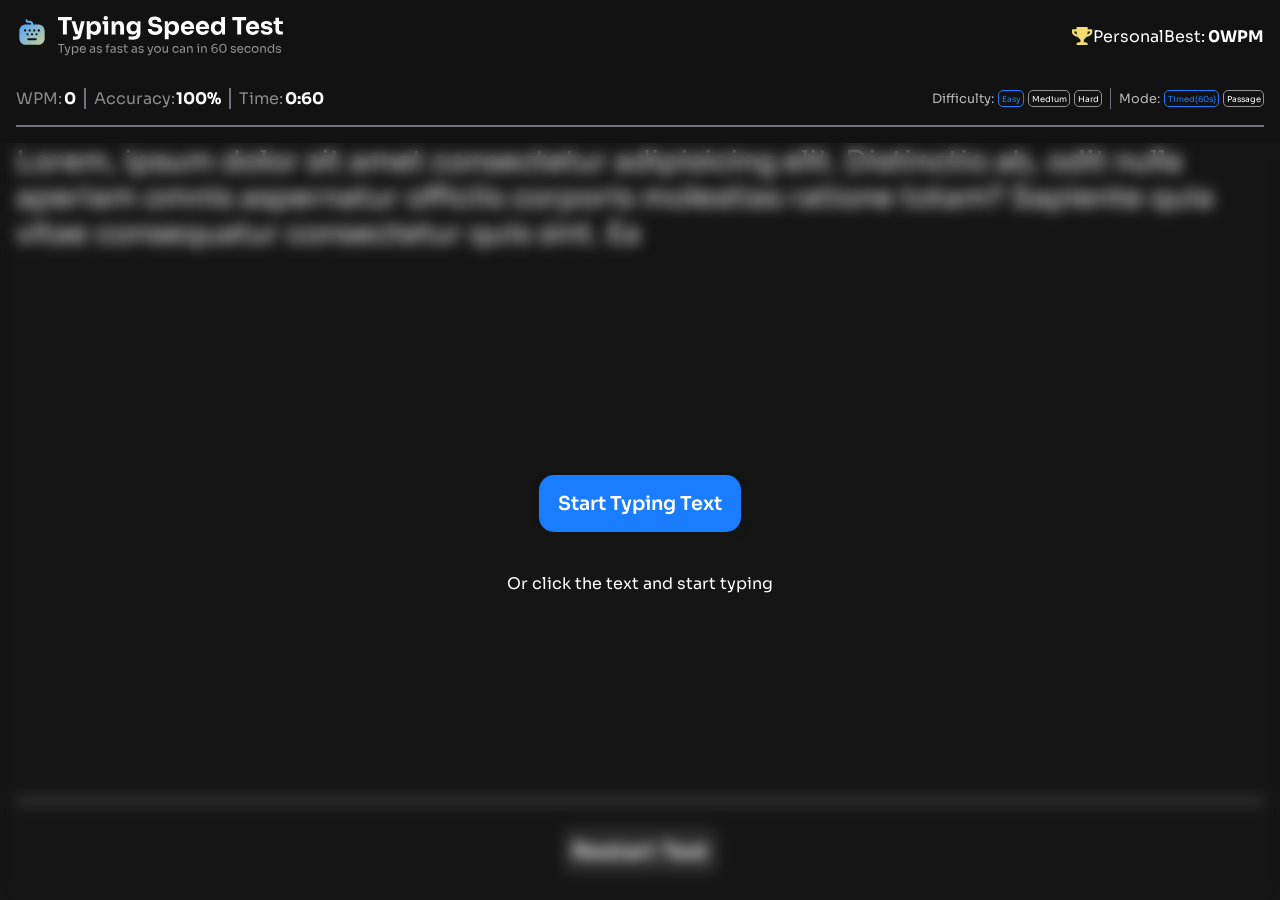
<file: index.html>
<!doctype html>
<html>
  <head>
    <meta charset="UTF-8" />
    <meta name="author" content="Umar dabo">
    <meta name="viewport" content="width=device-width, initial-scale=1.0" />
    <link rel="stylesheet" href="css/global.css" />
    <link rel="stylesheet" href="css/header.css" />
    <link rel="stylesheet" href="css/home.css" />
    <link rel="stylesheet" href="css/utilities.css">
    <script type="module" src="javascript/components.js"></script>
    <script type="module" src="javascript/home.js"></script>
    <title>Typing Speed Tdest</title>
  </head>

  <body>
    <main>
      <aside>
        <section class="details">
          <p>
            <span class="label">WPM:</span><span class="value" id="wpm">0</span>
          </p>
          <p>
            <span class="label">Accuracy:</span
            ><span class="value" id="accuracy">100%</span>
          </p>
          <p>
            <span class="label">Time:</span
            ><span class="value" id="time">0:60</span>
          </p>
        </section>
        <section class="controls-desktop">
          <div>
            <p>Difficulty:</p>
            <button class="selected difficulty-button">Easy</button>
            <button class="difficulty-button">Medium</button>
            <button class="difficulty-button">Hard</button>
          </div>
          <div>
            <p>Mode:</p>
            <button class="selected mode-button">Timed(60s)</button>
            <button class="mode-button">Passage</button>
          </div>
        </section>
        <section class="controls-mobile">
          <select id="difficulty-select">
            <option value="easy" selected>Easy</option>
            <option value="medium">Medium</option>
            <option value="hard">Hard</option>
          </select>
          <select id="mode-select">
            <option value="timed" selected>Timed(60s)</option>
            <option value="passage">Passage</option>
          </select>
        </section>
      </aside>
      <section id="text-area" class="text-area">
        <div>
          <button>Start Typing Text</button>
          <p>Or click the text and start typing</p>
        </div>
        <article>
          Lorem, ipsum dolor sit amet consectetur adipisicing elit. Distinctio
          ab, odit nulla aperiam omnis aspernatur officiis corporis molestias
          ratione totam? Sapiente quia vitae consequatur consectetur quis sint.
          Ea
        </article>
        <button>Restart Test</button>
      </section>
    </main>
  </body>
</html>
</file>
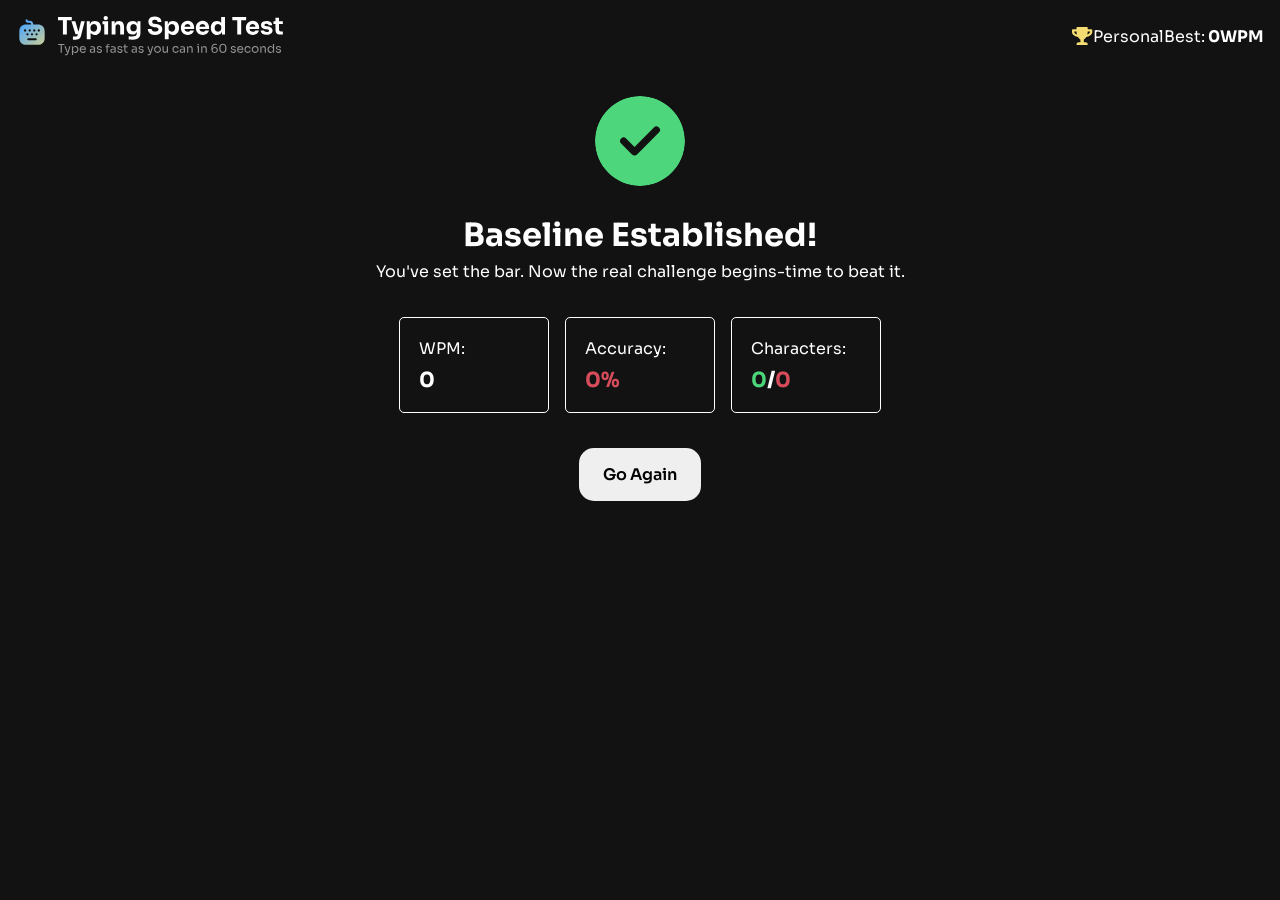
<file: results.html>
<!doctype html>
<html>
  <head>
    <meta charset="UTF-8" />
    <meta name="viewport" content="width=device-width, inital-scale=1.0" />
    <link rel="stylesheet" href="css/global.css">
    <link rel="stylesheet" href="css/header.css">
    <link rel="stylesheet" href="css/results.css">
    <link rel="stylesheet" href="css/utilities.css">
    <script defer src="javascript/components.js"></script>
    <script defer src="javascript/results.js"></script>
  </head>
  <body>
    <main>
        <figure>
            <img src="">
            
        </figure>
        <h1></h1>
        <p></p>
        <section>
            <div>
                <p class="label">WPM:</p>
                <p class="value" id="wpm"></p>
            </div>
            <div>
                <p class="label">Accuracy:</p>
                <p class="value" id="accuracy"></p>
            </div>
            <div>
                <p class="label">Characters:</p>
                <p class="value" id="characters"><span class="right green" ></span>/<span class="wrong red"></span></p>
            </div>
        </section>
        <button>Go Again </button>
    </main>
  </body>
</html>
</file>
<file: css/global.css>
@font-face {
  font-family: "Sora";
  src: url(../assets/fonts/Sora-Regular.ttf) format(truetype);
  font-weight: 400;
}

@font-face {
  font-family: "Sora";
  src: url(../assets/fonts/Sora-SemiBold.ttf) format(truetype);
  font-weight: 600;
}

@font-face {
  font-family: "Sora";
  src: url(../assets/fonts/Sora-Bold.ttf) format(truetype);
  font-weight: 700;
}

:root {
  --Neutral-900: hsl(0, 0%, 7%);
  --Neutral-800: hsl(0, 0%, 15%);
  --Neutral-500: hsl(240, 3%, 46%);
  --Neutral-400: hsl(240, 1%, 59%);
  --Neutral-0: hsl(0, 0%, 100%);
  --Blue-600: hsl(214, 100%, 55%);
  --Blue-400: hsl(214, 100%, 65%);
  --Red-500: hsl(354, 63%, 57%);
  --Green-500: hsl(140, 63%, 57%);
  --Yellow: hsl(49, 85%, 70%);
}

* {
  padding: 0;
  margin: 0;
  box-sizing: border-box;
}

img {
  display: block;
}

button {
  font: inherit;
}

body {
  font-family: "Sora";
  background-color: var(--Neutral-900);
  color: var(--Neutral-0);
  min-height: 100vh;
}
</file>
<file: css/header.css>
header {
  display: flex;
  justify-content: space-between;
  padding: 1rem;
}

header .logo .desktop {
  display: none;
}

header .best {
  display: flex;
  align-items: center;
}
header .best figcaption {
  white-space: nowrap;
}
header .best figcaption span {
  display: none;
}

@media (min-width: 600px) {
  header .logo .desktop {
    display: block;
  }
  header .logo .mobile {
    display: none;
  }

  header .best figcaption span {
    display: inline;
  }
}
</file>
<file: css/home.css>
body {
  display: flex;
  flex-direction: column;
}

main {
  flex-grow: 1;
  display: flex;
  flex-direction: column;
}

aside {
  display: flex;
  flex-direction: column;
  margin: 16px;
  border-bottom: 2px solid var(--Neutral-500);
  gap: 16px;
  padding-bottom: 16px;
  justify-content: space-between;
}

aside .details {
  display: flex;
}

aside .details p {
  flex-grow: 1;
  display: flex;
  flex-direction: column;
  align-items: center;
  gap: 0.5em;
}

aside .details p:not(:last-child) {
  border-right: 2px solid var(--Neutral-500);
}

aside .details p .label {
  opacity: 0.5;
  font-size: 1.2rem;
}

aside .details p .value {
  font-weight: 700;
  font-size: 1.5rem;
}

aside .controls-mobile {
  display: flex;
  gap: 16px;
}

aside .controls-mobile select {
  width: 100%;
  background-color: rgb(0 0 0 / 0);
  border-radius: 5px;
  color: white;
  font: inherit;
  text-align: center;
}

aside .controls-desktop {
  display: none;
}

aside .controls-desktop div {
  display: flex;
  align-items: center;
  gap: 0.25rem;
}

aside .controls-desktop div:first-child {
  padding-right: 0.5em;
  border-right: 1px solid var(--Neutral-500);
}

aside .controls-desktop div p {
  opacity: 0.7;
  font-size: 0.8rem;
}

aside .controls-desktop div button {
  background-color: rgba(0, 0, 0, 0);
  border: 1px solid var(--Neutral-400);
  color: white;
  font-weight: 600;
  font: inherit;
  font-size: 0.52rem;
  padding: 0.3em;
  border-radius: 5px;
  cursor: pointer;
}

aside .controls-desktop div button.selected{
  color: var(--Blue-600);
  border-color: var(--Blue-600);
}

aside .controls-desktop div button:hover{
  color: var(--Blue-400);
  border-color: var(--Blue-400);
}

aside .controls-desktop div button:focus{
  outline-offset: 2px;
  outline: 1px solid var(--Blue-400);
}

.text-area {
  display: flex;
  flex-direction: column;
  position: relative;
  flex-grow: 1;
  align-items: center;
}

.text-area div {
  position: absolute;
  height: 100%;
  width: 100%;
  display: flex;
  flex-direction: column;
  align-items: center;
  gap: 1rem;
  justify-content: center;
   background: rgba(255, 255, 255, 0.015);
  backdrop-filter: blur(7px);
  -webkit-backdrop-filter: blur(1px);
}

.text-area div button {
  background-color: var(--Blue-600);
  color: var(--Neutral-0);
  border: none;
  padding: 1rem 1.2rem;
  font-size: 1.2rem;
  border-radius: 15px;
  cursor: pointer;
  box-shadow: 2px 2px 12px rgba(0, 0, 0, 0.074);
}

.text-area div button:hover {
  background-color: var(--Blue-400);
}

.text-area div button:focus {
  background-color: var(--Blue-400);
  outline: 2px solid var(--Blue-400);
  outline-offset: 3px;
}

.text-area article {
  margin: 0px 16px;
  font-size: 1.8rem;
  flex-grow: 1;
  border-bottom: 2px solid var(--Neutral-400);
}

.text-area button {
  margin: 25px auto;
  font-size: 1.4rem;
  font-weight: 600;
  color: var(--Neutral-0);
  background-color: var(--Neutral-800);
  border: none;
  padding: 10px;
  border-radius: 10px;
}



@media (min-width: 600px) {
  aside {
    flex-direction: row;
    gap: 0.5rem;
  }

  aside .details p {
    flex-direction: row;
    gap: 0.1rem;
  }

  aside .details p:not(:last-child) {
    padding-right: 0.5em;
  }

  aside .details p:not(:first-child) {
    padding-left: 0.5rem;
  }

  aside .details p .label {
    font-size: 1rem;
  }

  aside .details p .value {
    font-size: 1rem;
  }

  aside .controls-mobile {
    display: none;
  }

  aside .controls-desktop {
    display: flex;
    gap: 0.5em;
  }
}
</file>
<file: css/utilities.css>
.correct {
  color: green;
}

.incorrect {
  color: red;
  text-decoration: underline;
}
.tabed {
  color: rebeccapurple;
  background-color: rgba(0, 0, 0, 0.074);
}

.yellow {
  color: var(--Yellow);
}

.red {
  color: var(--Red-500);
}

.green {
  color: var(--Green-500);
}
</file>
<file: css/results.css>
main {
  display: flex;
  flex-direction: column;
  align-items: center;
  padding: 0 1.2rem;
  justify-content: center;
  text-align: center;
}

main figure {
  display: flex;
  flex-direction: column;
  align-items: center;
}

main figure img {
  display: block;
  width: 90px;
  padding-block: 1.5rem;
}

main h1 {
  font-weight: 700;
  font-size: 2rem;
  line-height: 1.6;
}
main h1 + p {
  margin-bottom: 1rem;
}

main section {

  flex-grow: 1;
  display: flex;
  flex-direction: column;
  width: 100%;
  gap: 1rem;
}

main section div {
  text-align: left;
  border: 1px solid var(--Neutral-0);
  padding: 1.2rem;
  border-radius: 5px;
}

main section div .label {
}

main section div .value {
  padding-top: 0.5rem;
  font-weight: 700;
  font-size: 1.3rem;
}

main button {
  margin: auto;
  margin-top: 1rem;
  display: var(--Neutral-0);
  padding: 1rem 1.5rem;
  font: inherit;
  font-weight: 600;
  border: none;
  border-radius: 15px;
}

@media (min-width: 600px) {
  main section {
    flex-direction: row;
    justify-content: center;
    gap: 1rem;
    padding: 1.2rem;
  }

  main section div {
    width: 150px;
  }
}
</file>
